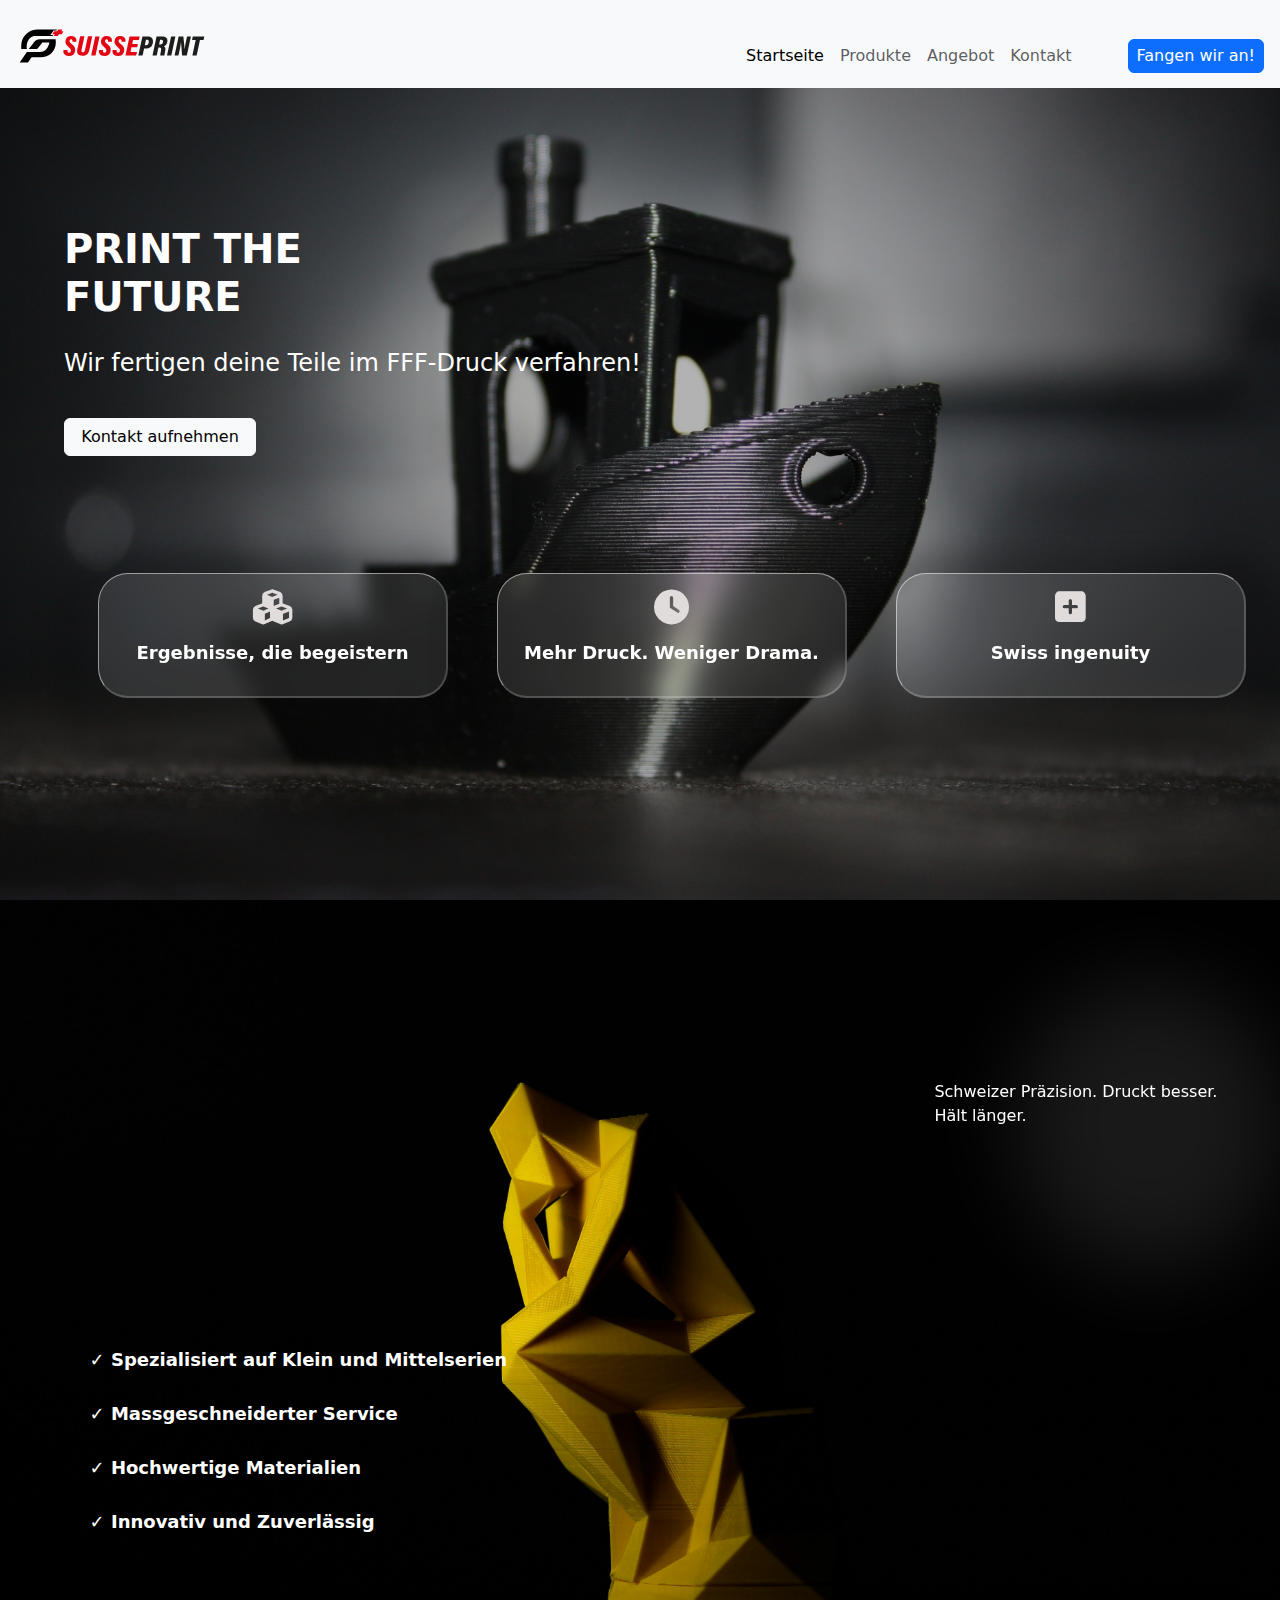
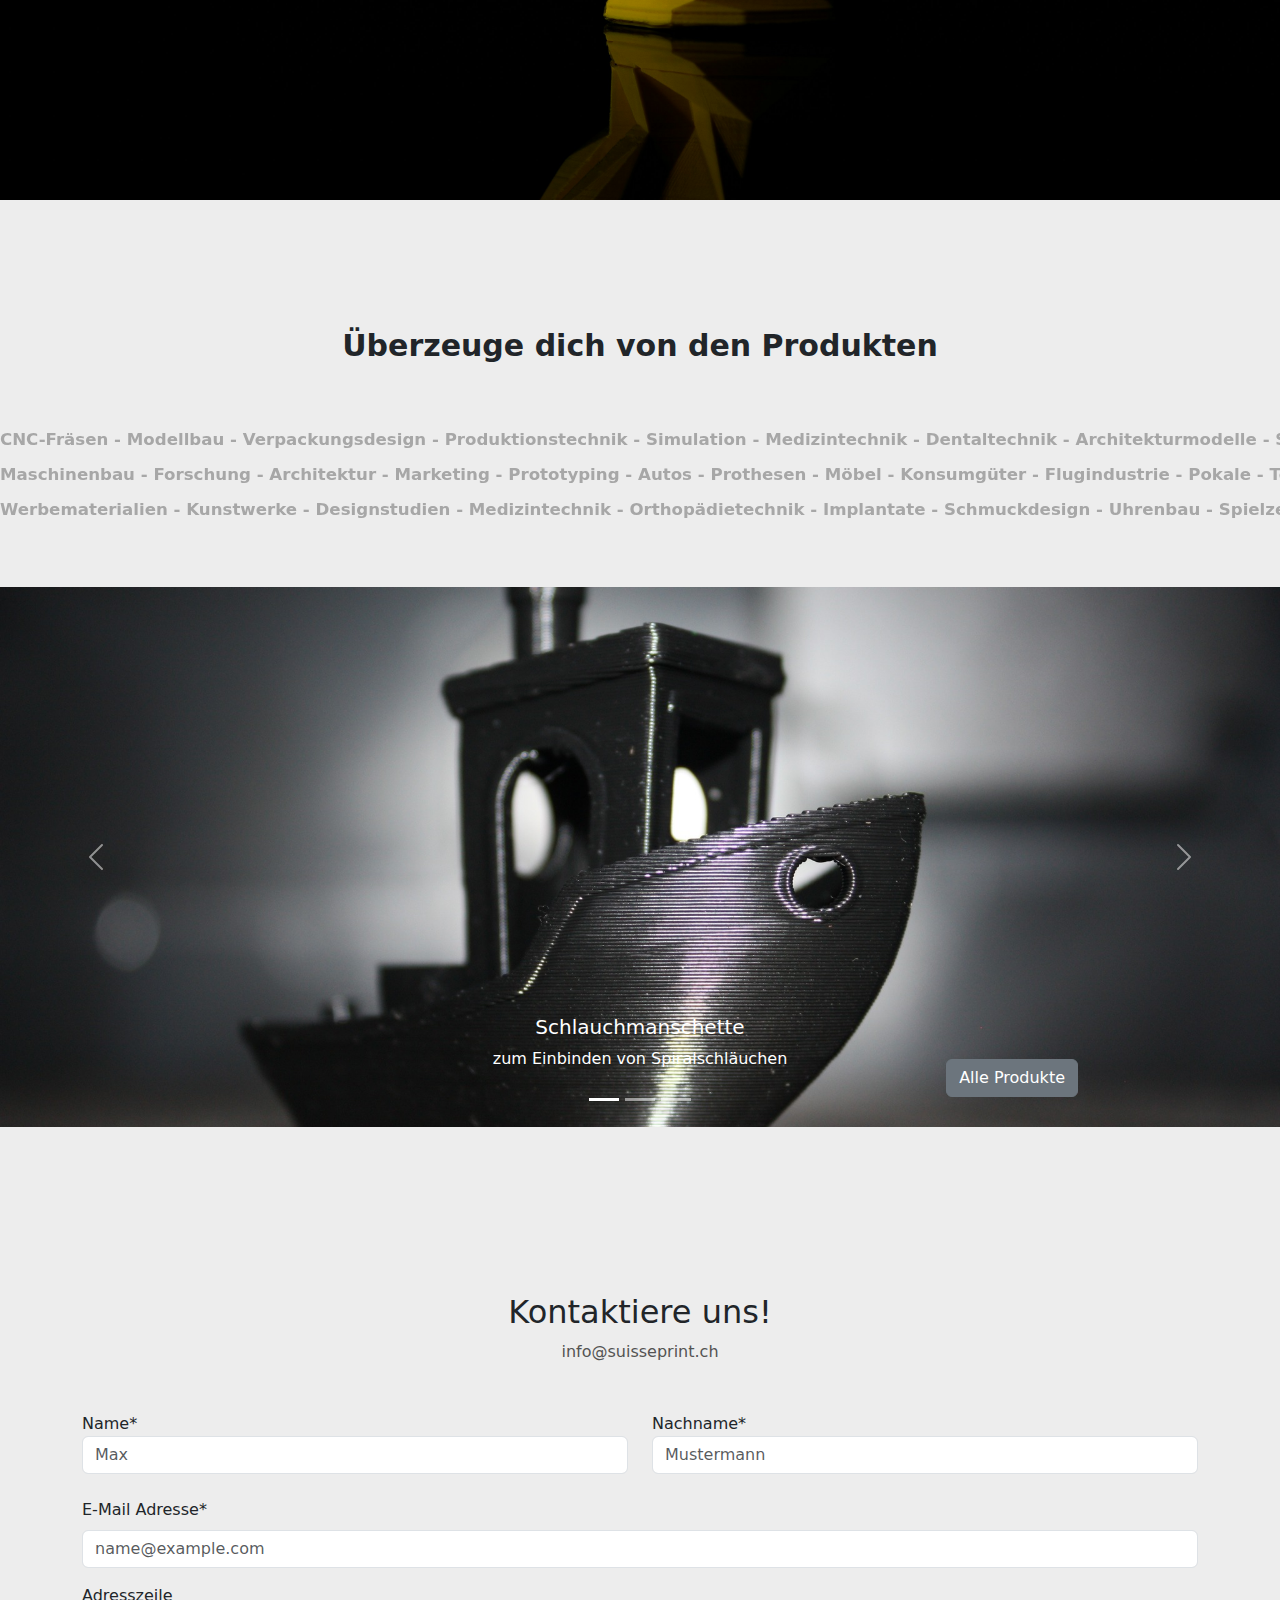
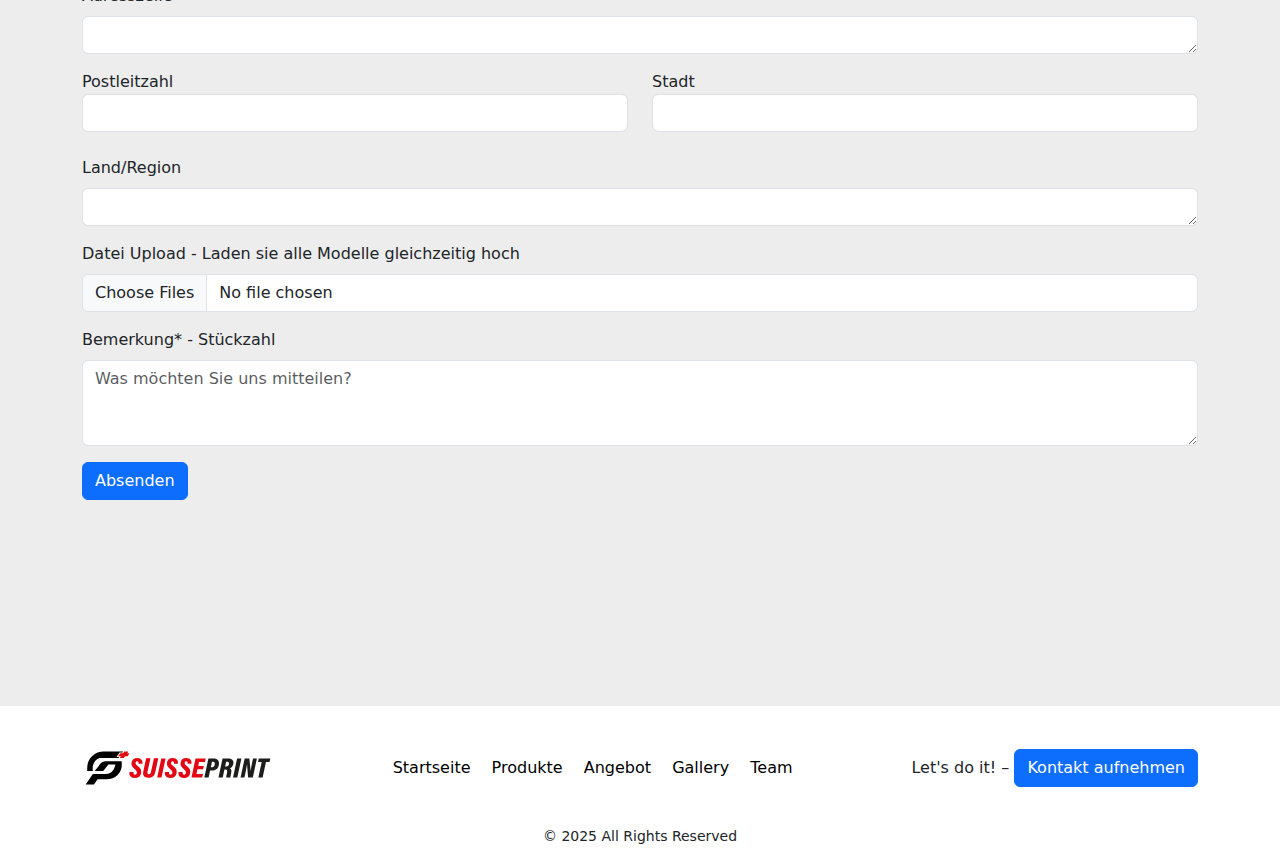
<file: index.html>
<!doctype html>
<html lang="en">
  <head>
    <meta charset="utf-8">
    <meta name="viewport" content="width=device-width, initial-scale=1">
    <title>SuissePrint</title>
    <link rel="icon" type="image/x-icon" href="/Bilder/v3-logo_v1-symbol.svg">


    <link rel="stylesheet" href="styles.css">
    <link href="https://cdn.jsdelivr.net/npm/bootstrap@5.3.3/dist/css/bootstrap.min.css" rel="stylesheet" integrity="sha384-QWTKZyjpPEjISv5WaRU9OFeRpok6YctnYmDr5pNlyT2bRjXh0JMhjY6hW+ALEwIH" crossorigin="anonymous">
    <link rel="stylesheet" href="https://cdnjs.cloudflare.com/ajax/libs/font-awesome/6.0.0/css/all.min.css">
    <link href="https://fonts.googleapis.com/css2?family=Poppins:wght@300;400;600&display=swap" rel="stylesheet">
    <script src="https://cdn.jsdelivr.net/npm/bootstrap@5.3.3/dist/js/bootstrap.bundle.min.js" integrity="sha384-YvpcrYf0tY3lHB60NNkmXc5s9fDVZLESaAA55NDzOxhy9GkcIdslK1eN7N6jIeHz" crossorigin="anonymous"></script>

</head>
  <body>

    <header>
        <nav id="nav" class="navbar navbar-expand-lg bg-body-tertiary bg-white ">
            <div class="container-fluid m-1">
                <!-- Logo -->
                <a class="navbar-brand" href="#">
                    <img src="Bilder/v3-logo_v2-color.svg" alt="Logo" width="auto" height="40" class="d-inline-block align-text-top">
                </a>
                <!---Button für mobile Ansicht -->
                <button class="navbar-toggler" type="button" data-bs-toggle="collapse" data-bs-target="#navbarNav" aria-controls="navbarNav" aria-expanded="false" aria-label="Toggle navigation">
                    <span class="navbar-toggler-icon "></span>
                </button>
                <!-- Navigationsmenü -->
                <div class="collapse navbar-collapse text-center justify-content-end mt-4" id="navbarNav">
                    <ul class="navbar-nav">
                        <li class="nav-item">
                            <a class="nav-link active" aria-current="page" href="#">Startseite</a>
                        </li>
                        <li class="nav-item">
                            <a class="nav-link" href="#">Produkte</a>
                        </li>
                        <li class="nav-item">
                            <a class="nav-link" href="#">Angebot</a>
                        </li>
                        <li class="nav-item">
                            <a class="nav-link" href="#">Kontakt</a>
                        </li>
                    </ul>
                        <a href="/Kontakt">
                            <button type="button" class="btn btn-primary ms-lg-5 mt-lg-0 mt-3" 
                            style="--bs-btn-padding-y: .25rem; --bs-btn-padding-x: .5rem; --bs-btn-font-size: 1rem;">
                            Fangen wir an!
                            </button>
                        </a>
                </div>
            </div>
        </nav>
    </header>

    <!-- nav ende  -->

    <div class="start">
        <h1 id="h1text_start"><strong>PRINT THE <br>FUTURE</strong></h1>
        <h2 id="h2text_start">Wir fertigen deine Teile im FFF-Druck verfahren!</h2>
        <button type="button" class="btn btn-light">Kontakt aufnehmen</button>

        <div class="cards">
            <div class="glass">
                <div class="gradient"></div>
                <i class="fas fa-cubes"></i>
                <p>Ergebnisse, die begeistern</p>
            </div>
            <div class="glass">
                <div class="gradient"></div>
                <i class="fas fa-clock"></i>
                <p>Mehr Druck. Weniger Drama.</p>
            </div>
            <div class="glass">
                <div class="gradient"></div>
                <i class="fas fa-plus-square"></i>
                <p>Swiss ingenuity</p>
            </div>
        </div>
        
    <!-- Scroll-Pfeil -->
        <!-- todo -->
    <!-- scroll -->

    </div>


    <!-- ende Startseite -->

    <div class="vorstellung">
        <div class="glow"></div>
    
        <!-- Textblock mit weißem Hintergrund nach rechts verschoben -->
        <div class="glow_text text-box-right">
            <p>Schweizer Präzision. Druckt besser.<br>Hält länger.</p>
        </div>
    
        <!-- Checkliste bleibt links in der dunklen Box -->
        <div class="text_vorstellung checklist-container">
            <p><strong>
                ✓ Spezialisiert auf Klein und Mittelserien<br><br>
                ✓ Massgeschneiderter Service<br><br>
                ✓ Hochwertige Materialien<br><br>
                ✓ Innovativ und Zuverlässig
            </strong></p>
        </div>
    </div>
    
    


    <div class="produkte">
        <h2 class="titel_produkte"><strong>Überzeuge dich von den Produkten</strong></h2>

        <div class="beispiele_produkte">

            <div class="text-scroll-container">
                <div class="text-row text-row-1">
                    <span>CNC-Fräsen - Modellbau - Verpackungsdesign - Produktionstechnik - Simulation - Medizintechnik - Dentaltechnik - Architekturmodelle - Smart Devices - Automation - Ingenieurwesen - Bauwesen - Industrielle Fertigung - Feinmechanik - Optik - Luft- und Raumfahrttechnik - Spritzguss - Additive Fertigung - Kunststofftechnik - Formenbau - </span>
                    <span>CNC-Fräsen - Modellbau - Verpackungsdesign - Produktionstechnik - Simulation - Medizintechnik - Dentaltechnik - Architekturmodelle - Smart Devices - Automation - Ingenieurwesen - Bauwesen - Industrielle Fertigung - Feinmechanik - Optik - Luft- und Raumfahrttechnik - Spritzguss - Additive Fertigung - Kunststofftechnik - Formenbau - </span>
                </div>
                <div class="text-row text-row-2">
                    <span>Maschinenbau - Forschung - Architektur - Marketing - Prototyping - Autos - Prothesen - Möbel - Konsumgüter - Flugindustrie - Pokale - Topographie - Dekoration - Cosplay - Werkzeuge - Ersatzteile - Zahnmedizin - Robotik - Drohnen - Spielzeug - Halterungen - Modelle - Brillen - Requisiten - Innenraumdesign - Fahrräder - Anatomiemodelle - Dekoration - Gehäuse - Skulpturen - Strukturen - Lehrmittel - Haushaltsgegenstände - Messemodelle - Muster - </span>
                    <span>Maschinenbau - Forschung - Architektur - Marketing - Prototyping - Autos - Prothesen - Möbel - Konsumgüter - Flugindustrie - Pokale - Topographie - Dekoration - Cosplay - Werkzeuge - Ersatzteile - Zahnmedizin - Robotik - Drohnen - Spielzeug - Halterungen - Modelle - Brillen - Requisiten - Innenraumdesign - Fahrräder - Anatomiemodelle - Dekoration - Gehäuse - Skulpturen - Strukturen - Lehrmittel - Haushaltsgegenstände - Messemodelle - Muster - </span>
                </div>
                <div class="text-row text-row-3">
                    <span>Werbematerialien - Kunstwerke - Designstudien - Medizintechnik - Orthopädietechnik - Implantate - Schmuckdesign - Uhrenbau - Spielzeugentwicklung - Filmrequisiten - Industriebauteile - High-Tech-Komponenten - Forschungslabore - Experimentelle Technik - Universitäten - Ingenieurbüros - Architekturvisualisierung - Modellflugzeuge - RC-Modelle - Bootsbau - </span>
                    <span>Werbematerialien - Kunstwerke - Designstudien - Medizintechnik - Orthopädietechnik - Implantate - Schmuckdesign - Uhrenbau - Spielzeugentwicklung - Filmrequisiten - Industriebauteile - High-Tech-Komponenten - Forschungslabore - Experimentelle Technik - Universitäten - Ingenieurbüros - Architekturvisualisierung - Modellflugzeuge - RC-Modelle - Bootsbau - </span>
                </div>
            </div>
            
        </div>


        <!-- cards -->
    <div class="carousel slide" 
    id="carouselDemo"
    data-bs-wrap="true" 
    data-bs-ride="carousel">
    
        <div class="carousel-inner">
    
            <div class="carousel-item active">
                <img src="/Bilder/Background_start.jpg" class="w-100">
                <div class="carousel-caption">
                    <h5>Schlauchmanschette</h5>
                    <p class="beschreibung_carousel">
                        zum Einbinden von Spiralschläuchen
                    </p>
                    <a href="/produkte.html" class="btn btn-secondary all-products-btn">Alle Produkte</a>
                </div>
            </div>
    
            <div class="carousel-item " 
            data-bs-interval="2000">
                <img src="/Bilder/Background_start2.jpg" class="w-100">
                <div class="carousel-caption">
                    <h5>Bilder folgen...</h5>
                    <p class="beschreibung_carousel">

                    </p>
                    <a href="/produkte.html" class="btn btn-secondary all-products-btn">Alle Produkte</a>
                </div>
            </div>
    
            <div class="carousel-item ">
                <img src="/Bilder/Background_vorstellung.jpg" class="w-100">
                <div class="carousel-caption">
                    <h5>Bilder folgen...</h5>
                    <p class="beschreibung_carousel">

                    </p>
                    <a href="/produkte.html" class="btn btn-secondary all-products-btn">Alle Produkte</a>
                </div>
            </div>
    
        </div>
    
        <button class="carousel-control-prev" 
        type="button"
        data-bs-target="#carouselDemo" 
        data-bs-slide="prev">
            <span class="carousel-control-prev-icon"></span>
        </button>
    
        <button class="carousel-control-next"
        type="button"
        data-bs-target="#carouselDemo"
        data-bs-slide="next">
        <span class="carousel-control-next-icon"></span>
    </button>
    
        <div class="carousel-indicators">
            <button type="button" class="active"
                data-bs-target="#carouselDemo"
                data-bs-slide-to="0">
                <!-- <img src="img1.jpg" /> -->
            </button>
    
            <button type="button" 
            data-bs-target="#carouselDemo"
            data-bs-slide-to="1">
                <!-- <img src="img2.jpg" /> -->
            </button>
    
            <button type="button"
            data-bs-target="#carouselDemo"
            data-bs-slide-to="2">
                <!-- <img src="img3.jpg" /> -->
            </button>
        </div>
    </div>
    </div>
          <!-- ende cards -->



    <div class="kontakt">
        <!-- form -->
        <div class="text-center">
            <h2>Kontaktiere uns!</h2>
            <a href="mailto:info@suisseprint.ch" target="_blank" class="no-underline">info@suisseprint.ch</a>
        </div>
        <div class="container mt-5">
            <form>
              <div class="row">
                <!-- Name Feld -->
                <div class="col-md-6">
                  <div class="form-group mb-4">
                    <label for="name">Name*</label>
                    <input type="text" class="form-control" id="name" placeholder="Max">
                  </div>
                </div>
          
                <!-- Nachname Feld -->
                <div class="col-md-6">
                  <div class="form-group mb-4">
                    <label for="nachname">Nachname*</label>
                    <input type="text" class="form-control" id="nachname" placeholder="Mustermann">
                  </div>
                </div>
              </div>

              <div class="mb-3">
                <label for="exampleFormControlInput1" class="form-label">E-Mail Adresse*</label>
                <input type="email" class="form-control" id="exampleFormControlInput1" placeholder="name@example.com">
              </div>
          
              <div class="mb-3">
                <label for="exampleFormControlTextarea1" class="form-label">Adresszeile</label>
                <textarea class="form-control" id="Adresszeile" rows="1"></textarea>
              </div>

            <div class="row">
              <div class="col-md-6">
                <div class="form-group mb-4">
                  <label for="postleitzahl">Postleitzahl</label>
                  <input type="text" class="form-control" id="Postleitzahl">
                </div>
              </div>
        
              <div class="col-md-6">
                <div class="form-group mb-4">
                  <label for="nachname">Stadt</label>
                  <input type="text" class="form-control" id="stadt">
                </div>
              </div>
            </div>
 

            <div class="mb-3">
                <label for="exampleFormControlTextarea1" class="form-label">Land/Region</label>
                <textarea class="form-control" id="land" rows="1"></textarea>
              </div>

            <div class="mb-3">
                <label for="formFileMultiple" class="form-label">Datei Upload - Laden sie alle Modelle gleichzeitig hoch</label>
                <input class="form-control" type="file" id="formFileMultiple" multiple>
              </div>

              <div class="mb-3">
                <label for="exampleFormControlTextarea1" class="form-label">Bemerkung* - Stückzahl</label>
                <textarea class="form-control" id="Bemerkung" rows="3" placeholder="Was möchten Sie uns mitteilen?"></textarea>
              </div>
    
            
              <!-- Submit Button -->
              <button type="submit" class="btn btn-primary">Absenden</button>
            </form>
          </div>

        </div>
        <!-- ende form -->
    </div> <!-- ende abschnitt -->    


    <div class="footer">
        <footer class="footer text-center">
            <div class="container d-flex justify-content-between align-items-center">
                <img src="Bilder/v3-logo_v2-color.svg" alt="Logo" class="footer-logo">
                <nav>
                    <a href="#" class="me-3">Startseite</a>
                    <a href="#" class="me-3">Produkte</a>
                    <a href="#" class="me-3">Angebot</a>
                    <a href="#" class="me-3">Gallery</a>
                    <a href="#">Team</a>
                </nav>
                <div>
                    <span>Let's do it! –</span>
                    <a href="#" class="btn btn-primary text-white" style="text-decoration: none;">Kontakt aufnehmen</a>
                </div>
            </div>
            <div class="text-center mt-3">
                <div  id="copyright"><small>&copy; 2025 All Rights Reserved</small></div>
            </div>
        </footer>
    </div>
    <script src="script.js"></script>
</body>
</html>
</file>
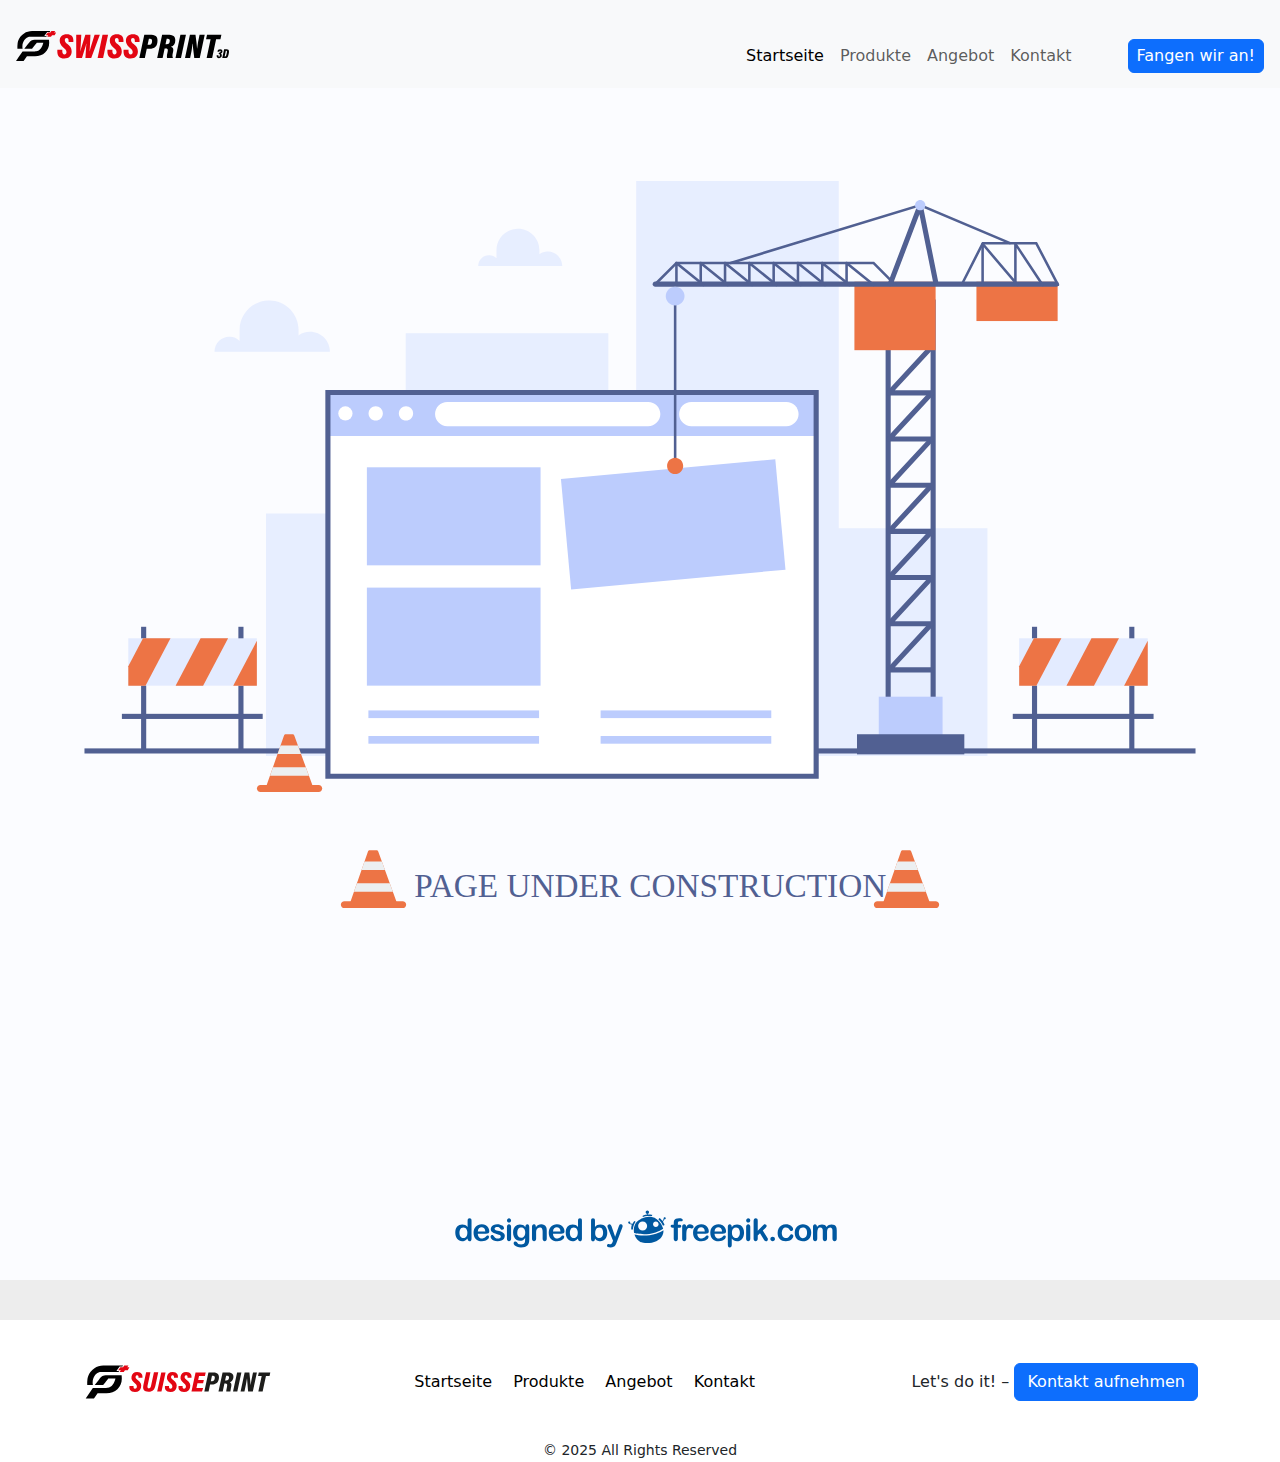
<file: bald.html>
<!doctype html>
<html lang="en">
  <head>
    <meta charset="utf-8">
    <meta name="viewport" content="width=device-width, initial-scale=1">
    <title>SuissePrint</title>
    <link rel="icon" type="image/x-icon" href="Bilder/v3-logo_v1-symbol.svg">


    <link rel="stylesheet" href="styles.css">
    <link href="https://cdn.jsdelivr.net/npm/bootstrap@5.3.3/dist/css/bootstrap.min.css" rel="stylesheet" integrity="sha384-QWTKZyjpPEjISv5WaRU9OFeRpok6YctnYmDr5pNlyT2bRjXh0JMhjY6hW+ALEwIH" crossorigin="anonymous">
    <link rel="stylesheet" href="https://cdnjs.cloudflare.com/ajax/libs/font-awesome/6.0.0/css/all.min.css">
    <link href="https://fonts.googleapis.com/css2?family=Poppins:wght@300;400;600&display=swap" rel="stylesheet">
    <script src="https://cdn.jsdelivr.net/npm/bootstrap@5.3.3/dist/js/bootstrap.bundle.min.js" integrity="sha384-YvpcrYf0tY3lHB60NNkmXc5s9fDVZLESaAA55NDzOxhy9GkcIdslK1eN7N6jIeHz" crossorigin="anonymous"></script>

</head>
  <body class="produkte_alle">

    <header>
        <nav id="nav" class="navbar navbar-expand-lg bg-body-tertiary bg-white ">
            <div class="container-fluid m-1">
                <!-- Logo -->
                <a class="navbar-brand" href="./index.html#kontakt_scroll">
                    <img src="Bilder/logo1-schwarz.svg" alt="Logo" width="auto" height="30" class="d-inline-block align-text-top">
                </a>
                <!---Button für mobile Ansicht -->
                <button class="navbar-toggler" type="button" data-bs-toggle="collapse" data-bs-target="#navbarNav" aria-controls="navbarNav" aria-expanded="false" aria-label="Toggle navigation">
                    <span class="navbar-toggler-icon "></span>
                </button>
                <!-- Navigationsmenü -->
                <div class="collapse navbar-collapse text-center justify-content-end mt-4" id="navbarNav">
                    <ul class="navbar-nav">
                        <li class="nav-item">
                            <a class="nav-link active" aria-current="page" href="./index.html">Startseite</a>
                        </li>
                        <li class="nav-item">
                            <a class="nav-link" href="./produkte.html">Produkte</a>
                        </li>
                        <li class="nav-item">
                            <a class="nav-link" href="./bald.html">Angebot</a>
                        </li>
                        <li class="nav-item">
                            <a class="nav-link" href="./index.html#kontakt_scroll">Kontakt</a>
                        </li>
                    </ul>
                        <a href="./index.html#kontakt_scroll">
                            <button type="button" class="btn btn-primary ms-lg-5 mt-lg-0 mt-3" 
                            style="--bs-btn-padding-y: .25rem; --bs-btn-padding-x: .5rem; --bs-btn-font-size: 1rem;">
                            Fangen wir an!
                            </button>
                        </a>
                </div>
            </div>
        </nav>
    </header>

    <!-- nav ende  -->

<main>

    <img src="Bilder/bald.svg" alt="Bald verfügbar">


</main>

    <div class="footer">
        <footer class="footer text-center">
            <div class="container d-flex justify-content-between align-items-center">
                <img src="Bilder/v3-logo_v2-color.svg" alt="Logo" class="footer-logo">
                <nav>
                    <a href="./index.html" class="me-3">Startseite</a>
                    <a href="./produkte.html" class="me-3">Produkte</a>
                    <a href="./bald.html" class="me-3">Angebot</a>
                    <a href="./index.html#kontakt_scroll" class="me-3">Kontakt</a>
                </nav>
                <div>
                    <span>Let's do it! –</span>
                    <a href="./index.html#kontakt_scroll" class="btn btn-primary text-white" style="text-decoration: none;">Kontakt aufnehmen</a>
                </div>
            </div>
            <div class="text-center mt-3">
                <div  id="copyright"><small>&copy; 2025 All Rights Reserved</small></div>
            </div>
        </footer>
    </div>
    <script src="script.js"></script>
</body>
</html>
</file>
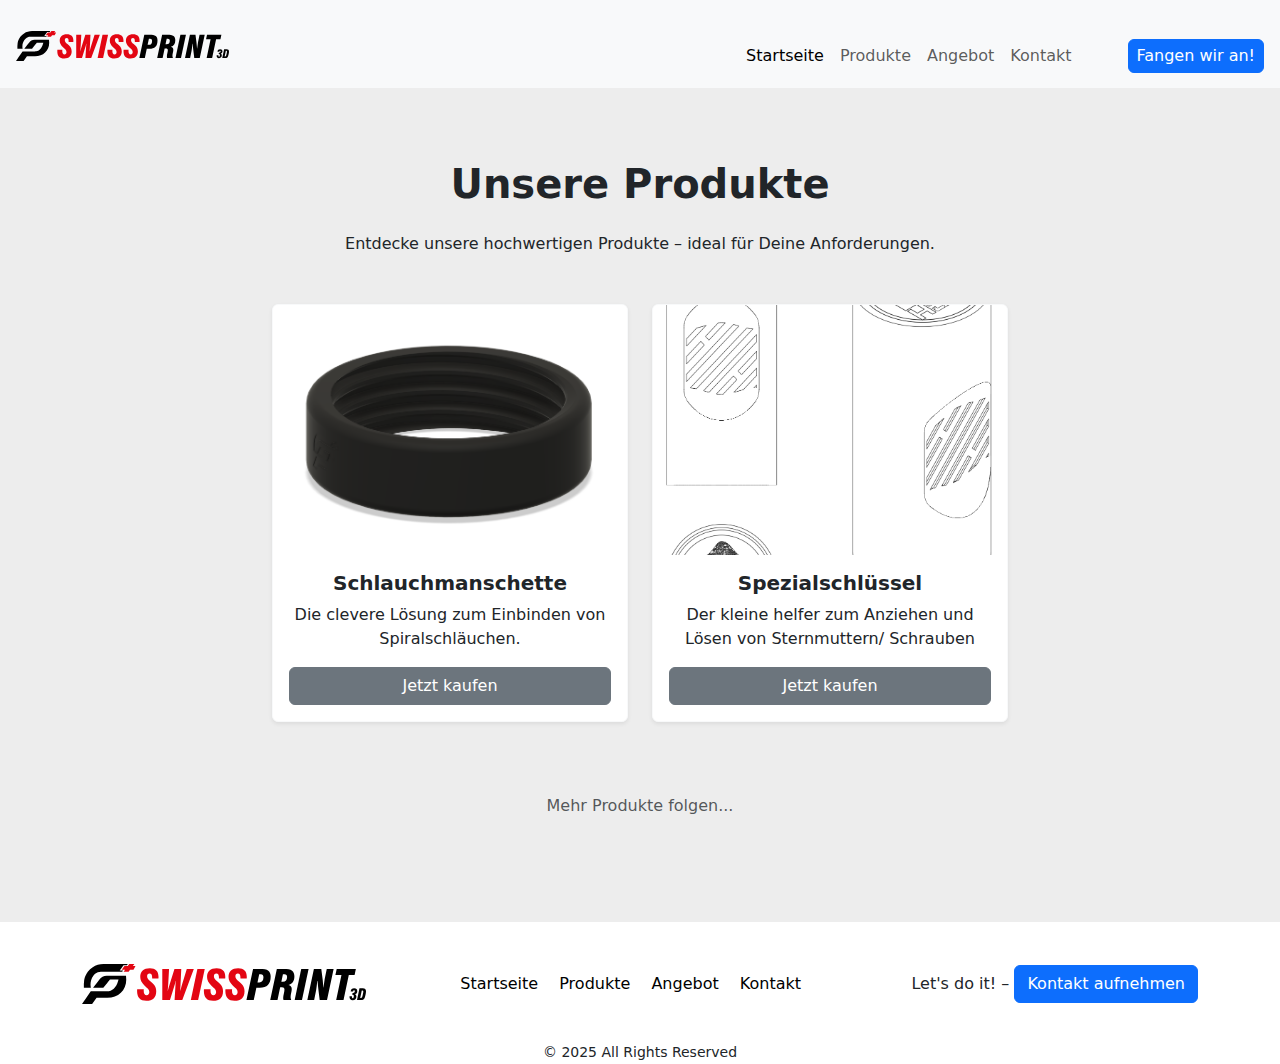
<file: produkte.html>
<!doctype html>
<html lang="en">
  <head>
    <meta charset="utf-8">
    <meta name="viewport" content="width=device-width, initial-scale=1">
    <title>SwissPrint3D</title>
    <link rel="icon" type="image/x-icon" href="Bilder/v3-logo_v1-symbol.svg">


    <link rel="stylesheet" href="styles.css">
    <link href="https://cdn.jsdelivr.net/npm/bootstrap@5.3.3/dist/css/bootstrap.min.css" rel="stylesheet" integrity="sha384-QWTKZyjpPEjISv5WaRU9OFeRpok6YctnYmDr5pNlyT2bRjXh0JMhjY6hW+ALEwIH" crossorigin="anonymous">
    <link rel="stylesheet" href="https://cdnjs.cloudflare.com/ajax/libs/font-awesome/6.0.0/css/all.min.css">
    <link href="https://fonts.googleapis.com/css2?family=Poppins:wght@300;400;600&display=swap" rel="stylesheet">
    <script src="https://cdn.jsdelivr.net/npm/bootstrap@5.3.3/dist/js/bootstrap.bundle.min.js" integrity="sha384-YvpcrYf0tY3lHB60NNkmXc5s9fDVZLESaAA55NDzOxhy9GkcIdslK1eN7N6jIeHz" crossorigin="anonymous"></script>

</head>
  <body>

    <header>
        <nav id="nav" class="navbar navbar-expand-lg bg-body-tertiary bg-white ">
            <div class="container-fluid m-1">
                <!-- Logo -->
                <a class="navbar-brand" href="./index.html">
                    <img src="Bilder/logo1-schwarz.svg" alt="Logo" width="auto" height="30" class="d-inline-block align-text-top">
                </a>
                <!---Button für mobile Ansicht -->
                <button class="navbar-toggler" type="button" data-bs-toggle="collapse" data-bs-target="#navbarNav" aria-controls="navbarNav" aria-expanded="false" aria-label="Toggle navigation">
                    <span class="navbar-toggler-icon "></span>
                </button>
                <!-- Navigationsmenü -->
                <div class="collapse navbar-collapse text-center justify-content-end mt-4" id="navbarNav">
                    <ul class="navbar-nav">
                        <li class="nav-item">
                            <a class="nav-link active" aria-current="page" href="./index.html">Startseite</a>
                        </li>
                        <li class="nav-item">
                            <a class="nav-link" href="./produkte.html">Produkte</a>
                        </li>
                        <li class="nav-item">
                            <a class="nav-link" href="./bald.html">Angebot</a>
                        </li>
                        <li class="nav-item">
                            <a class="nav-link" href="./index.html#kontakt_scroll">Kontakt</a>
                        </li>
                    </ul>
                        <a href="./index.html#kontakt_scroll">
                            <button type="button" class="btn btn-primary ms-lg-5 mt-lg-0 mt-3" 
                            style="--bs-btn-padding-y: .25rem; --bs-btn-padding-x: .5rem; --bs-btn-font-size: 1rem;">
                            Fangen wir an!
                            </button>
                        </a>
                </div>
            </div>
        </nav>
    </header>

    <main>
        <section class="container py-5">
          <h1 class="text-center mb-4" style="margin-top: 10%;"><strong>Unsere Produkte</strong></h1>
          <p class="text-center mb-5">Entdecke unsere hochwertigen Produkte – ideal für Deine Anforderungen.</p>
      
          <div class="row justify-content-center mt-5">
            <div class="col-md-4 mb-4">
              <div class="card shadow-sm border-light h-100">
                <img src="./Bilder/schlauchmanschette_1.png" alt="Produkt 1" class="card-img-top" style="object-fit: cover; height: 250px;">
                <div class="card-body d-flex flex-column text-center">
                  <h5 class="card-title"><strong>Schlauchmanschette</strong></h5>
                  <p class="card-text">Die clevere Lösung zum Einbinden von Spiralschläuchen.</p>
                  <a href="./produkte/schlauchmanschette.html" class="btn btn-secondary mt-auto">Jetzt kaufen</a>
                </div>
              </div>
            </div>
      
            <div class="col-md-4 mb-4">
              <div class="card shadow-sm border-light h-100">
                <img src="./Bilder/Spezialschlüssel_techn.png" alt="Produkt 2" class="card-img-top" style="object-fit: cover; height: 250px;">
                <div class="card-body d-flex flex-column text-center">
                  <h5 class="card-title"><strong>Spezialschlüssel</strong></h5>
                  <p class="card-text">Der kleine helfer zum Anziehen und Lösen von Sternmuttern/ Schrauben</p>
                  <a href="./produkte/spezialschlüssel.html" class="btn btn-secondary mt-auto">Jetzt kaufen</a>
                </div>
              </div>
            </div>
          </div>
      
          <p class="text-center text-muted mt-5">Mehr Produkte folgen...</p>
        </section>
      </main>


    <div class="footer">
        <footer class="footer text-center">
            <div class="container d-flex justify-content-between align-items-center">
                <img src="Bilder/logo1-schwarz.svg" alt="Logo" class="footer-logo">
                <nav>
                    <a href="./index.html" class="me-3">Startseite</a>
                    <a href="./produkte.html" class="me-3">Produkte</a>
                    <a href="./bald.html" class="me-3">Angebot</a>
                    <a href="./index.html#kontakt_scroll" class="me-3">Kontakt</a>
                </nav>
                <div>
                    <span>Let's do it! –</span>
                    <a href="./index.html#kontakt_scroll" class="btn btn-primary text-white" style="text-decoration: none;">Kontakt aufnehmen</a>
                </div>
            </div>
            <div class="text-center mt-3">
                <div  id="copyright"><small>&copy; 2025 All Rights Reserved</small></div>
            </div>
        </footer>
    </div>
    <script src="script.js"></script>
</body>
</html>
</file>
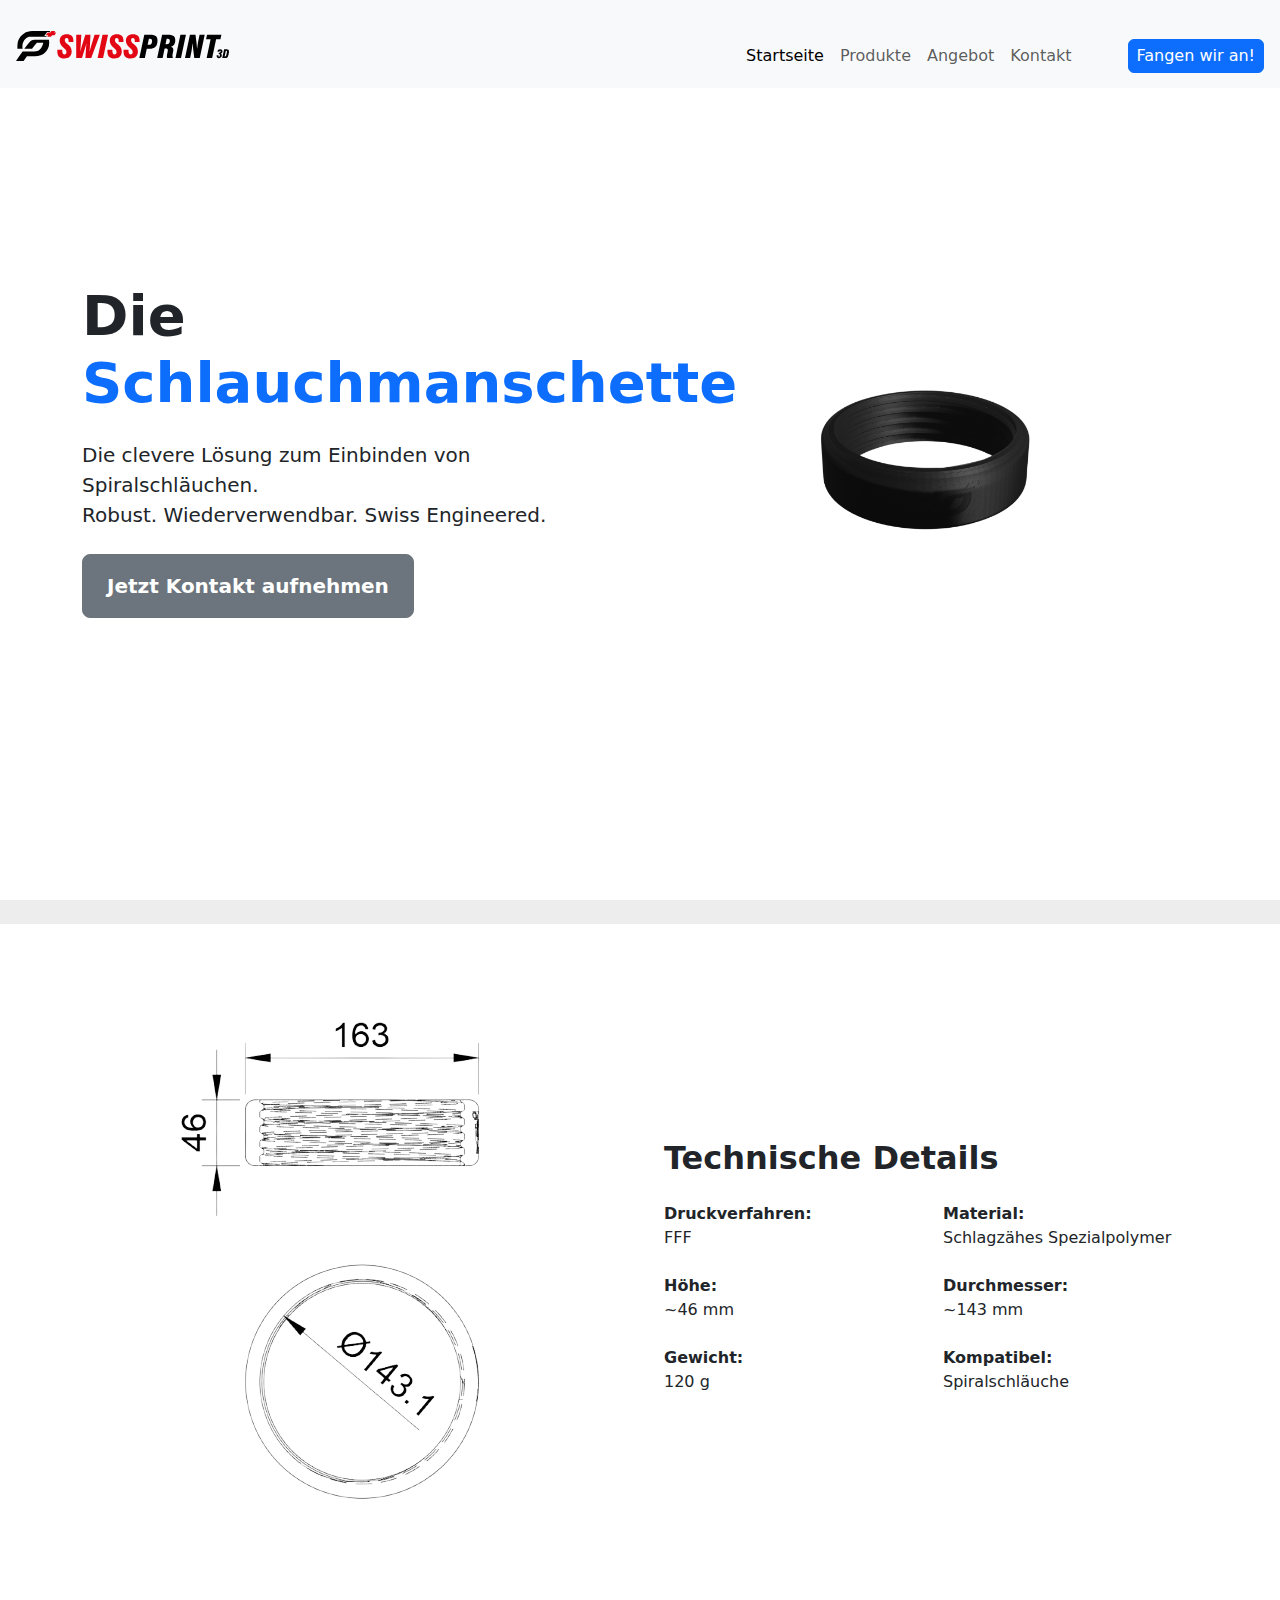
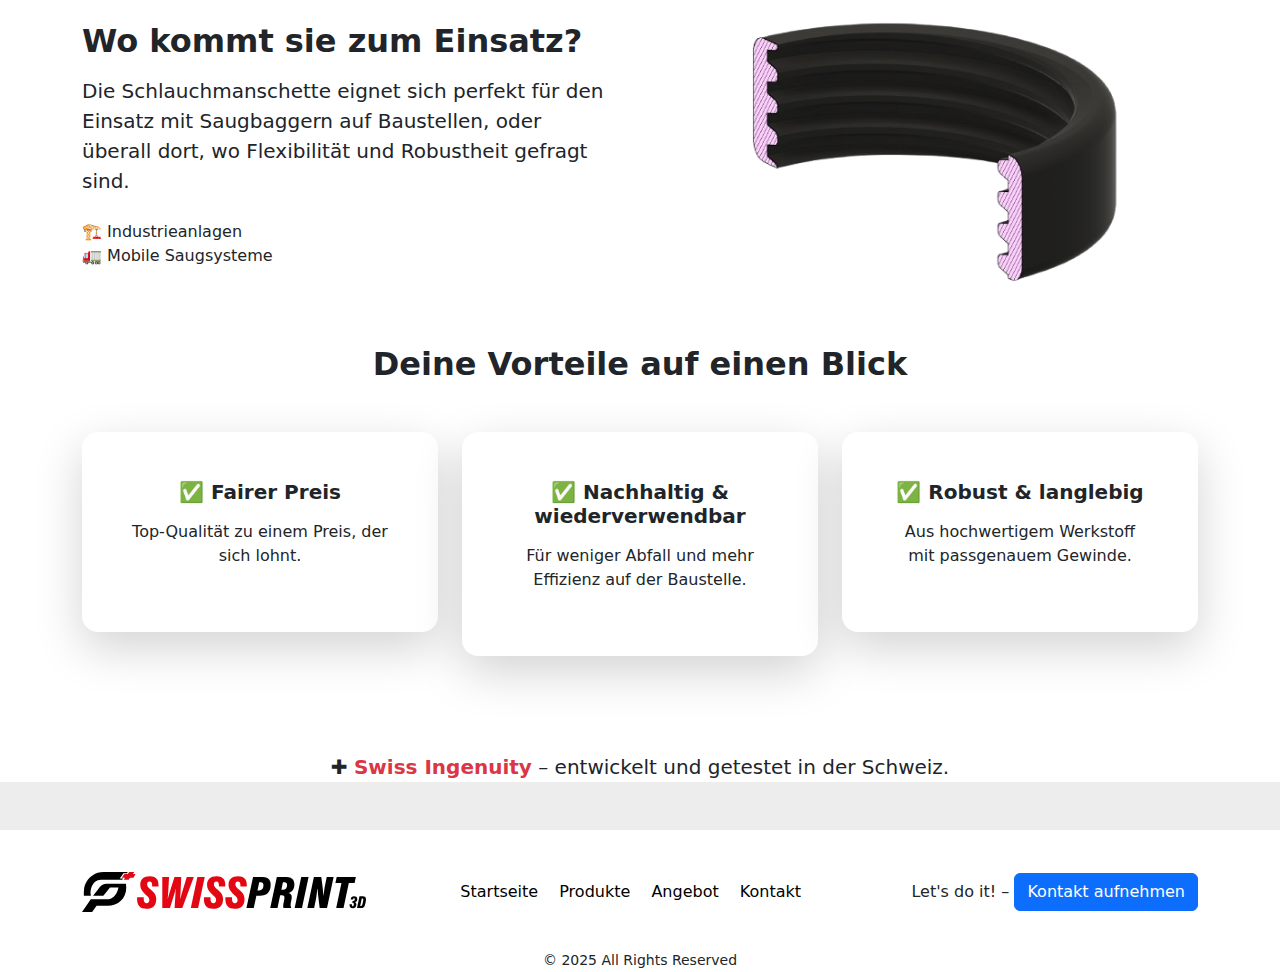
<file: produkte/schlauchmanschette.html>
<!doctype html>
<html lang="en">
  <head>
    <meta charset="utf-8">
    <meta name="viewport" content="width=device-width, initial-scale=1">
    <title>SuissePrint</title>
    <link rel="icon" type="image/x-icon" href="../Bilder/v3-logo_v1-symbol.svg">


    <link rel="stylesheet" href="../styles.css">
    <link href="https://cdn.jsdelivr.net/npm/bootstrap@5.3.3/dist/css/bootstrap.min.css" rel="stylesheet" integrity="sha384-QWTKZyjpPEjISv5WaRU9OFeRpok6YctnYmDr5pNlyT2bRjXh0JMhjY6hW+ALEwIH" crossorigin="anonymous">
    <link rel="stylesheet" href="https://cdnjs.cloudflare.com/ajax/libs/font-awesome/6.0.0/css/all.min.css">
    <link href="https://fonts.googleapis.com/css2?family=Poppins:wght@300;400;600&display=swap" rel="stylesheet">
    <script src="https://cdn.jsdelivr.net/npm/bootstrap@5.3.3/dist/js/bootstrap.bundle.min.js" integrity="sha384-YvpcrYf0tY3lHB60NNkmXc5s9fDVZLESaAA55NDzOxhy9GkcIdslK1eN7N6jIeHz" crossorigin="anonymous"></script>

</head>
  <body class="produkte_alle">

    <header>
        <nav id="nav" class="navbar navbar-expand-lg bg-body-tertiary bg-light ">
            <div class="container-fluid m-1">
                <!-- Logo -->
                <a class="navbar-brand" href="../index.html">
                    <img src="../Bilder/logo1-schwarz.svg" alt="Logo" width="auto" height="30" class="d-inline-block align-text-top">
                </a>
                <!---Button für mobile Ansicht -->
                <button class="navbar-toggler" type="button" data-bs-toggle="collapse" data-bs-target="#navbarNav" aria-controls="navbarNav" aria-expanded="false" aria-label="Toggle navigation">
                    <span class="navbar-toggler-icon "></span>
                </button>
                <!-- Navigationsmenü -->
                <div class="collapse navbar-collapse text-center justify-content-end mt-4" id="navbarNav">
                    <ul class="navbar-nav">
                        <li class="nav-item">
                            <a class="nav-link active" aria-current="page" href="../index.html">Startseite</a>
                        </li>
                        <li class="nav-item">
                            <a class="nav-link" href="../produkte.html">Produkte</a>
                        </li>
                        <li class="nav-item">
                            <a class="nav-link" href="../bald.html">Angebot</a>
                        </li>
                        <li class="nav-item">
                            <a class="nav-link" href="../index.html#kontakt_scroll">Kontakt</a>
                        </li>
                    </ul>
                        <a href="../index.html#kontakt_scroll">
                            <button type="button" class="btn btn-primary ms-lg-5 mt-lg-0 mt-3" 
                            style="--bs-btn-padding-y: .25rem; --bs-btn-padding-x: .5rem; --bs-btn-font-size: 1rem;">
                            Fangen wir an!
                            </button>
                        </a>
                </div>
            </div>
        </nav>
    </header>

    <!-- nav ende  -->

    <main>
        <!-- Hero-Bereich Produktpräsentation -->
        <section class="vh-100 d-flex align-items-center bg-white py-5">
            <div class="container">
            <div class="row align-items-center g-5">
                <div class="col-lg-6 order-lg-1 order-2 text-center text-lg-start">
                <h1 class="display-4 fw-bold mb-4">Die <span class="text-primary">Schlauchmanschette</span></h1>
                <p class="lead mb-4">
                    Die clevere Lösung zum Einbinden von Spiralschläuchen.<br>
                    Robust. Wiederverwendbar. Swiss Engineered.
                </p>
                <a href="#kontakt" class="btn btn-secondary btn-lg px-4 py-3"><strong>Jetzt Kontakt aufnehmen</strong></a>
                </div>
                <div class="col-lg-6 order-lg-2 order-1 text-center">
                <img src="../Bilder/Schlauchmanschette_transparent3.png" class="img-fluid-hero1" alt="Schlauchmanschette" style="max-width: 100%; height: auto; margin: 0 auto;">
                </div>
            </div>
            </div>
        </section>
      
        <!-- Technische Daten modern und offen -->
        <section class="py-6 bg-white" >
          <div class="container">
            <div class="row align-items-center g-5 mt-4">
              <div class="col-md-6 text-center">
                <img src="../Bilder/schlauchmanschette_techn_transparent.png" class="img-fluid" alt="Technische Zeichnung">
              </div>
              <div class="col-md-6">
                <h2 class="fw-bold mb-4">Technische Details</h2>
                <div class="row g-4">
                  <div class="col-6"><strong>Druckverfahren:</strong><br>FFF</div>
                  <div class="col-6"><strong>Material:</strong><br>Schlagzähes Spezialpolymer</div>
                  <div class="col-6"><strong>Höhe:</strong><br>~46 mm</div>
                  <div class="col-6"><strong>Durchmesser:</strong><br>~143 mm</div>
                  <div class="col-6"><strong>Gewicht:</strong><br>120 g</div>
                  <div class="col-6"><strong>Kompatibel:</strong><br>Spiralschläuche</div>
                </div>
              </div>
            </div>
          </div>
        </section>
      
        <!-- Einsatzbereiche -->
        <section class="py-6 bg-white">
          <div class="container">
            <div class="row align-items-center g-5">
              <div class="col-md-6">
                <h2 class="fw-bold mb-3">Wo kommt sie zum Einsatz?</h2>
                <p class="lead">
                  Die Schlauchmanschette eignet sich perfekt für den Einsatz mit Saugbaggern auf Baustellen, oder überall dort, wo Flexibilität und Robustheit gefragt sind.
                </p>
                <ul class="list-unstyled mt-4">

                  <li>🏗️ Industrieanlagen</li>
                  <li>🚛 Mobile Saugsysteme</li>
                </ul>
              </div>
              <div class="col-md-6 text-center">
                <img src="../Bilder/schlauchmanschette_schnitt_transparent.png" class="img-fluid rounded" alt="Einsatz">
              </div>
            </div>
          </div>
        </section>
      
        <!-- Vorteile modern gestylt -->
        <section class="py-6 bg-white">
          <div class="container">
            <h2 class="text-center fw-bold mb-5">Deine Vorteile auf einen Blick</h2>
            <div class="row justify-content-center">
              <!-- Card 1 -->
              <div class="col-md-4 col-sm-6 mb-5">
                <div class="card shadow-lg border-0 rounded-4">
                  <div class="card-body text-center p-5">
                    <h5 class="fw-bold mb-3">✅ Fairer Preis</h5>
                    <p>Top-Qualität zu einem Preis, der sich lohnt.</p>
                  </div>
                </div>
              </div>
      
              <!-- Card 2 -->
              <div class="col-md-4 col-sm-6 mb-5">
                <div class="card shadow-lg border-0 rounded-4">
                  <div class="card-body text-center p-5">
                    <h5 class="fw-bold mb-3">✅ Nachhaltig & wiederverwendbar</h5>
                    <p>Für weniger Abfall und mehr Effizienz auf der Baustelle.</p>
                  </div>
                </div>
              </div>
      
              <!-- Card 3 -->
              <div class="col-md-4 col-sm-6 mb-5">
                <div class="card shadow-lg border-0 rounded-4">
                  <div class="card-body text-center p-5">
                    <h5 class="fw-bold mb-3">✅ Robust & langlebig</h5>
                    <p>Aus hochwertigem Werkstoff mit passgenauem Gewinde.</p>
                  </div>
                </div>
              </div>
            </div>
      
            <!-- Swiss Ingenuity Hinweis -->
            <div class="text-center mt-5 mb-5">
              <p class="fs-5">✚ <span class="fw-bold text-danger">Swiss Ingenuity</span> – entwickelt und getestet in der Schweiz.</p>
            </div>
          </div>
        </section>
      </main>
</div>

    <div class="footer">
        <footer class="footer text-center">
            <div class="container d-flex justify-content-between align-items-center">
                <img src="../Bilder/logo1-schwarz.svg" alt="Logo" class="footer-logo">
                <nav>
                    <a href="../index.html" class="me-3">Startseite</a>
                    <a href="../produkte.html" class="me-3">Produkte</a>
                    <a href="../bald.html" class="me-3">Angebot</a>
                    <a href="../index.html#kontakt_scroll" class="me-3">Kontakt</a>
                </nav>
                <div>
                    <span>Let's do it! –</span>
                    <a href="../index.html#kontakt_scroll" class="btn btn-primary text-white" style="text-decoration: none;">Kontakt aufnehmen</a>
                </div>
            </div>
            <div class="text-center mt-3">
                <div  id="copyright"><small>&copy; 2025 All Rights Reserved</small></div>
            </div>
        </footer>
    </div>
    <script src="../script.js"></script>
</body>
</html>
</file>
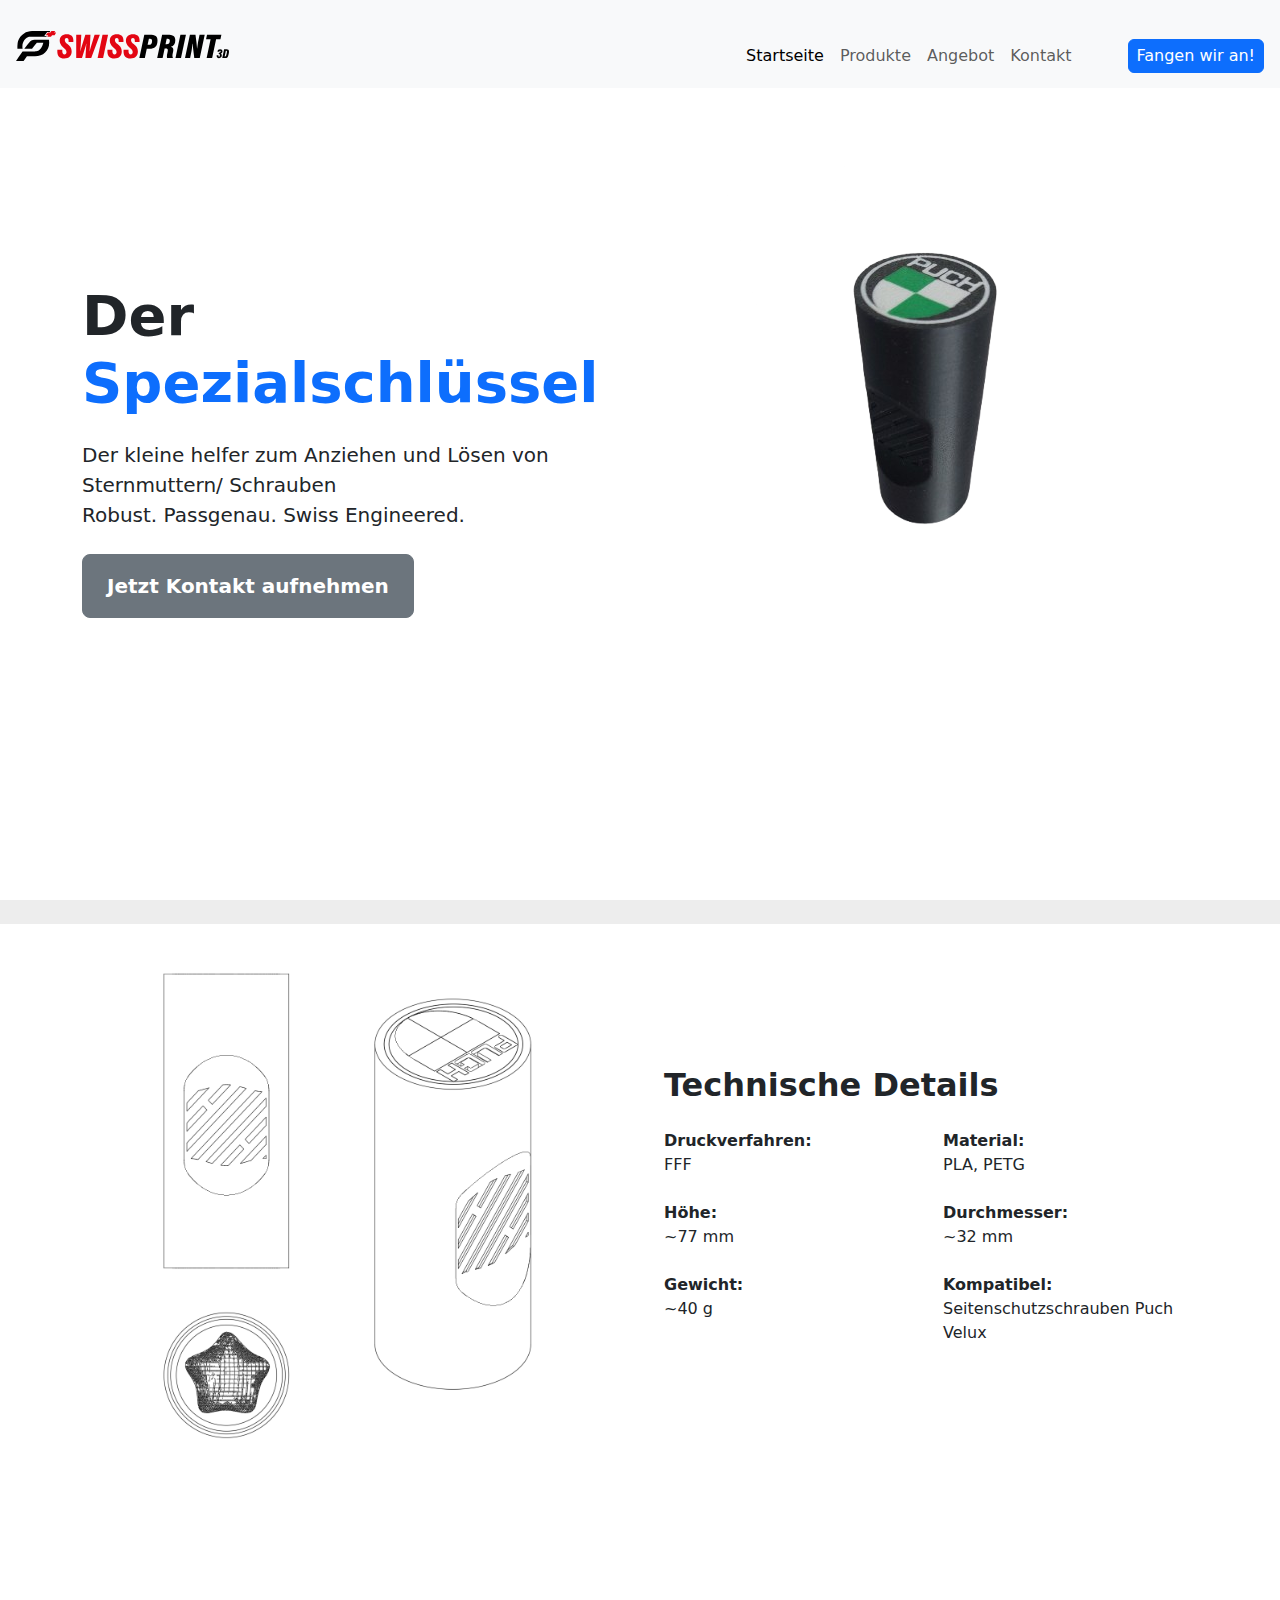
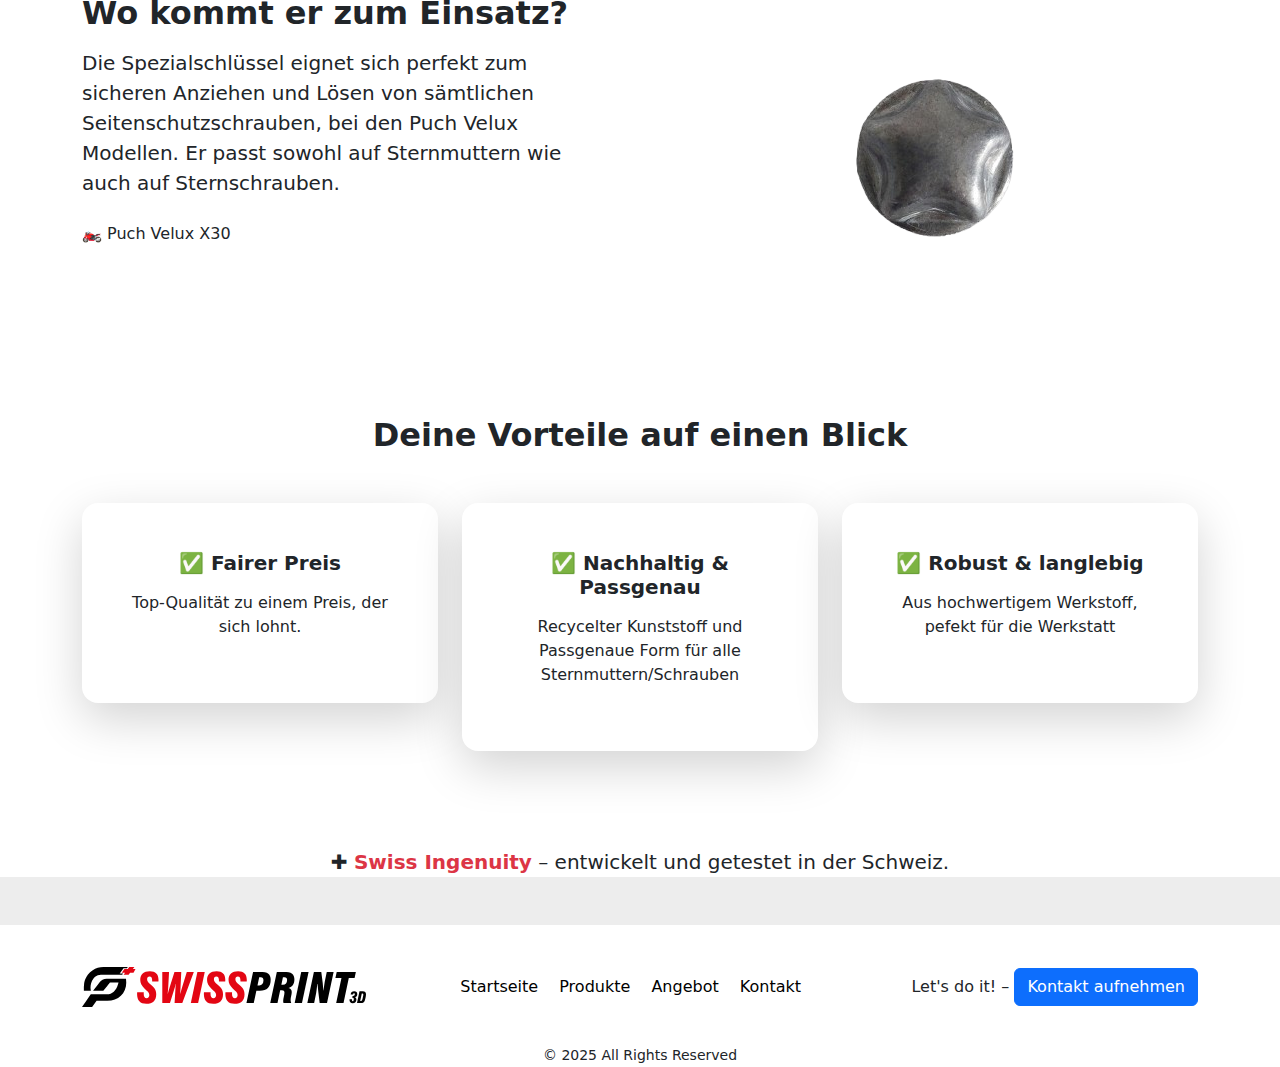
<file: produkte/spezialschlüssel.html>
<!doctype html>
<html lang="en">
  <head>
    <meta charset="utf-8">
    <meta name="viewport" content="width=device-width, initial-scale=1">
    <title>SuissePrint</title>
    <link rel="icon" type="image/x-icon" href="../Bilder/v3-logo_v1-symbol.svg">


    <link rel="stylesheet" href="../styles.css">
    <link href="https://cdn.jsdelivr.net/npm/bootstrap@5.3.3/dist/css/bootstrap.min.css" rel="stylesheet" integrity="sha384-QWTKZyjpPEjISv5WaRU9OFeRpok6YctnYmDr5pNlyT2bRjXh0JMhjY6hW+ALEwIH" crossorigin="anonymous">
    <link rel="stylesheet" href="https://cdnjs.cloudflare.com/ajax/libs/font-awesome/6.0.0/css/all.min.css">
    <link href="https://fonts.googleapis.com/css2?family=Poppins:wght@300;400;600&display=swap" rel="stylesheet">
    <script src="https://cdn.jsdelivr.net/npm/bootstrap@5.3.3/dist/js/bootstrap.bundle.min.js" integrity="sha384-YvpcrYf0tY3lHB60NNkmXc5s9fDVZLESaAA55NDzOxhy9GkcIdslK1eN7N6jIeHz" crossorigin="anonymous"></script>

</head>
  <body class="produkte_alle">

    <header>
        <nav id="nav" class="navbar navbar-expand-lg bg-body-tertiary bg-light ">
            <div class="container-fluid m-1">
                <!-- Logo -->
                <a class="navbar-brand" href="../index.html">
                    <img src="../Bilder/logo1-schwarz.svg" alt="Logo" width="auto" height="30" class="d-inline-block align-text-top">
                </a>
                <!---Button für mobile Ansicht -->
                <button class="navbar-toggler" type="button" data-bs-toggle="collapse" data-bs-target="#navbarNav" aria-controls="navbarNav" aria-expanded="false" aria-label="Toggle navigation">
                    <span class="navbar-toggler-icon "></span>
                </button>
                <!-- Navigationsmenü -->
                <div class="collapse navbar-collapse text-center justify-content-end mt-4" id="navbarNav">
                    <ul class="navbar-nav">
                        <li class="nav-item">
                            <a class="nav-link active" aria-current="page" href="../index.html">Startseite</a>
                        </li>
                        <li class="nav-item">
                            <a class="nav-link" href="../produkte.html">Produkte</a>
                        </li>
                        <li class="nav-item">
                            <a class="nav-link" href="../bald.html">Angebot</a>
                        </li>
                        <li class="nav-item">
                            <a class="nav-link" href="../index.html#kontakt_scroll">Kontakt</a>
                        </li>
                    </ul>
                        <a href="../index.html#kontakt_scroll">
                            <button type="button" class="btn btn-primary ms-lg-5 mt-lg-0 mt-3" 
                            style="--bs-btn-padding-y: .25rem; --bs-btn-padding-x: .5rem; --bs-btn-font-size: 1rem;">
                            Fangen wir an!
                            </button>
                        </a>
                </div>
            </div>
        </nav>
    </header>

    <!-- nav ende  -->

    <main>
        <!-- Hero-Bereich Produktpräsentation -->
        <section class="vh-100 d-flex align-items-center bg-white py-5">
            <div class="container">
            <div class="row align-items-center g-5">
                <div class="col-lg-6 order-lg-1 order-2 text-center text-lg-start">
                  <h1 class="display-4 fw-bold mb-4">
                    Der <span class="text-primary" id="special-key">Spezialschlüssel</span>
                  </h1>
                  <style>
                    @media (max-width: 991px) {
                      #special-key {
                        margin-top: 30%!important;
                        display: none;
                      }
                    }
                  </style>
                <p class="lead mb-4">
                    Der kleine helfer zum Anziehen und Lösen von Sternmuttern/ Schrauben<br>
                    Robust. Passgenau. Swiss Engineered.
                </p>
                <a href="../index.html#kontakt_scroll" class="btn btn-secondary btn-lg px-4 py-3"><strong>Jetzt Kontakt aufnehmen</strong></a>
                </div>
                <div class="col-lg-6 order-lg-2 order-1 text-center">
                <img src="../Bilder/spezialschlüssel1.png" class="img-fluid-hero1" alt="Schlauchmanschette" style="max-width: 100%; height: auto; margin: 0 auto;">
                </div>
            </div>
            </div>
        </section>
      
        <!-- Technische Daten modern und offen -->
        <section class="py-6 bg-white" >
          <div class="container">
            <div class="row align-items-center g-5 mt-4">
              <div class="col-md-6 text-center">
                <img src="../Bilder/Spezialschlüssel_techn.png" style="width: 75%;" class="img-fluid" alt="Technische Zeichnung">
              </div>
              <div class="col-md-6">
                <h2 class="fw-bold mb-4">Technische Details</h2>
                <div class="row g-4">
                  <div class="col-6"><strong>Druckverfahren:</strong><br>FFF</div>
                  <div class="col-6"><strong>Material:</strong><br>PLA, PETG</div>
                  <div class="col-6"><strong>Höhe:</strong><br>~77 mm</div>
                  <div class="col-6"><strong>Durchmesser:</strong><br>~32 mm</div>
                  <div class="col-6"><strong>Gewicht:</strong><br>~40 g</div>
                  <div class="col-6"><strong>Kompatibel:</strong><br>Seitenschutzschrauben Puch Velux</div>
                </div>
              </div>
            </div>
          </div>
        </section>
      
        <!-- Einsatzbereiche -->
        <section class="py-6 bg-white">
          <div class="container">
            <div class="row align-items-center g-5">
              <div class="col-md-6">
                <h2 class="fw-bold mb-3">Wo kommt er zum Einsatz?</h2>
                <p class="lead">
                  Die Spezialschlüssel eignet sich perfekt zum sicheren Anziehen und Lösen von sämtlichen Seitenschutzschrauben, bei den Puch Velux Modellen. Er passt sowohl auf Sternmuttern wie auch auf Sternschrauben.
                </p>
                <ul class="list-unstyled mt-4">

                  <li>🏍️ Puch Velux X30</li>
                </ul>
              </div>
              <div class="col-md-6 text-center">
                <img src="../Bilder/sternschraube_transparent.png" class="img-fluid rounded" alt="Einsatz">
              </div>
            </div>
          </div>
        </section>
      
        <!-- Vorteile modern gestylt -->
        <section class="py-6 bg-white">
          <div class="container">
            <h2 class="text-center fw-bold mb-5">Deine Vorteile auf einen Blick</h2>
            <div class="row justify-content-center">
              <!-- Card 1 -->
              <div class="col-md-4 col-sm-6 mb-5">
                <div class="card shadow-lg border-0 rounded-4">
                  <div class="card-body text-center p-5">
                    <h5 class="fw-bold mb-3">✅ Fairer Preis</h5>
                    <p>Top-Qualität zu einem Preis, der sich lohnt.</p>
                  </div>
                </div>
              </div>
      
              <!-- Card 2 -->
              <div class="col-md-4 col-sm-6 mb-5">
                <div class="card shadow-lg border-0 rounded-4">
                  <div class="card-body text-center p-5">
                    <h5 class="fw-bold mb-3">✅ Nachhaltig & Passgenau</h5>
                    <p>Recycelter Kunststoff und Passgenaue Form für alle Sternmuttern/Schrauben</p>
                  </div>
                </div>
              </div>
      
              <!-- Card 3 -->
              <div class="col-md-4 col-sm-6 mb-5">
                <div class="card shadow-lg border-0 rounded-4">
                  <div class="card-body text-center p-5">
                    <h5 class="fw-bold mb-3">✅ Robust & langlebig</h5>
                    <p>Aus hochwertigem Werkstoff, pefekt für die Werkstatt</p>
                  </div>
                </div>
              </div>
            </div>
      
            <!-- Swiss Ingenuity Hinweis -->
            <div class="text-center mt-5 mb-5">
              <p class="fs-5">✚ <span class="fw-bold text-danger">Swiss Ingenuity</span> – entwickelt und getestet in der Schweiz.</p>
            </div>
          </div>
        </section>
      
      </main>
</div>

    <div class="footer">
        <footer class="footer text-center">
            <div class="container d-flex justify-content-between align-items-center">
                <img src="../Bilder/logo1-schwarz.svg" alt="Logo" class="footer-logo">
                <nav>
                    <a href="../index.html" class="me-3">Startseite</a>
                    <a href="../produkte.html" class="me-3">Produkte</a>
                    <a href="../bald.html" class="me-3">Angebot</a>
                    <a href="../index.html#kontakt_scroll" class="me-3">Kontakt</a>
                </nav>
                <div>
                    <span>Let's do it! –</span>
                    <a href="../index.html#kontakt_scroll" class="btn btn-primary text-white" style="text-decoration: none;">Kontakt aufnehmen</a>
                </div>
            </div>
            <div class="text-center mt-3">
                <div  id="copyright"><small>&copy; 2025 All Rights Reserved</small></div>
            </div>
        </footer>
    </div>
    <script src="../script.js"></script>
</body>
</html>
</file>
<file: styles.css>
html, body {
    font-family: 'Poppins', sans-serif;
    margin: 0;
    padding: 0;
    height: 100%;  /* Stellt sicher, dass der Body die gesamte Höhe einnimmt */
    overflow-x: hidden; /* Verhindert horizontales Scrollen */
    -ms-overflow-style: none;  /* IE und Edge */
    scrollbar-width: none;  /* Firefox */
    overflow-y: auto; /* Erlaubt Scrollen */
    height: auto;
}

body::-webkit-scrollbar {
    display: none;
}

#nav {
    position: fixed;
    top: 0;
    left: 0;
    width: 100%;
    transition: top 0.3s ease-in-out; /* Sanfte Bewegung */
    z-index: 9999; /* Stellt sicher, dass die Navbar immer im Vordergrund bleibt */
}


/* Snap-Scrolling konfigurieren */
body {
    scroll-snap-type: y proximity;
    scroll-behavior: smooth;
    scroll-padding-top: 30px; /* Puffer oben für das erste Element */
    background-color: #ededed!important;
}

/* Sektionen mit Scroll-Snap konfigurieren */
.start, .vorstellung {
    scroll-snap-align: start;
    height: 100vh;
    background-size: cover;
    background-position: center;
    color: white;
}

/* Hintergrundbilder */
.start {
    background: linear-gradient(rgba(0, 0, 0, 0.3), rgba(0, 0, 0, 0.3)), 
    url('Bilder/Background_start.jpg');
    background-position: center;
    background-size: cover;
}

/* scroll */
    /* todo */
/* scroll */

.vorstellung {
    background-image: url('Bilder/Background_vorstellung.jpg');
    background-position: center;
    background-size: cover;
}

/* Startseite Layout */
.start {
    display: flex;
    flex-direction: column;
    justify-content: flex-start;
    align-items: flex-start;
    padding-left: 5%;
    padding-top: 25vh;
    gap: 20px;
}

.start button {
    width: 15vw;
    margin-top: 20px;
}

@media (max-width: 1100px) {
    .start button {
        width: 25vw;
    }
}

@media (max-width: 660px) {
    .start button {
        width: 44vw;
    }
}


#text_start {
    font-size: 4rem;
    font-weight: bold;
    margin: 0;
}

@media (max-width: 350px) {
    #h1text_start {
        font-size: 3.5rem;
        margin-bottom: 20px;
    }
}

#h2text_start {
    font-size: 1.5rem;
    margin: 0;
}


/* Card Design */
.cards {
    position: relative;
    margin-top: 8%;
    display: flex;
    align-items: center;
    justify-content: space-evenly;
    width: 100%;
    gap: 15px;
}

.glass {
    position: relative; /* Wichtig für absolutes Positionieren des Overlays */
    height: 125px;
    width: 350px;
    background: rgba(255, 255, 255, .1);
    box-shadow: 0 25px 25px 45px rgba(0, 0, 0, .2);
    border-radius: 30px;
    border: 1.5px solid rgba(255, 255, 255, .5);
    border-right: 2px solid rgba(255, 255, 255, .2);
    border-bottom: 2px solid rgba(255, 255, 255, .2);
    backdrop-filter: blur(10px);
    display: flex;
    flex-direction: column;
    align-items: center;
    justify-content: center;
    text-align: center;
    gap: 15px;
    overflow: hidden; /* Verhindert, dass das Gradient außerhalb ragt */
    flex-wrap: nowrap;
}

/* Gradient als Overlay */
.gradient {
    position: absolute;
    top: 0;
    left: 0;
    width: 100%;
    height: 100%;
    background: linear-gradient(0deg, rgba(160, 157, 157, 0.8), transparent);
    opacity: 0;
    transition: opacity 0.5s ease-in-out, transform 0.5s ease-in-out;
    transform: scale(1) ;
    overflow: visible;
    border-radius: 30px; /* Rundungen beibehalten */
}

/* Animation beim Hover */
.glass:hover .gradient {
    opacity: 0.5;
    transform: scale(1.5);
}

.glass i {
    font-size: 35px; /* Icon-Größe */
    color: rgb(225, 220, 220); /* Falls dunkler Hintergrund */
}

.glass p {
    font-size: 18px;
    font-weight: bold;
    color: white; /* Falls heller Hintergrund */
}

 @media (max-width: 768px) {
    .cards {
        display: none;
    }
}


/* v  vorstellung  v */

.glow_text {
    position: relative;
    left: 73%;
    top: -10%;
    font-size: clamp(13px, 2vw, 16px);
}

.glow {
    position: relative;
    left: 80%;
    top: 10%;

    width: 250px;
    height: 270px;
    background-color: rgba(255, 255, 255, 0.098); /* Heller Kreis */
    border-radius: 90%;
    filter: blur(40px); /* Weicher Effekt */
    box-shadow: 0 0 100px rgba(255, 255, 255, 0.073); /* Extra Glow */

    animation: float 5s ease-in-out infinite; /* Animation anwenden */
}


@keyframes float {
    0% {
        transform: translateX(-50%) translateY(0); /* Anfangszustand */
    }
    50% {
        transform: translateX(-50%) translateY(-40px); /* Bewegung nach oben */
    }
    100% {
        transform: translateX(-50%) translateY(0); /* Zurück zum Anfang */
    }
}


/* Position der linken Checkliste */
.text_vorstellung {
    margin-left: 7%;
    margin-top: 10%;
    font-size: clamp(13px, 2vw, 18px);
}

@media (max-width: 950px) {
    .glow_text{
        left: 60%;
    }
    .glow{
        left: 72%;
    }
}

@media (max-width: 700px) {
    .glow_text{
        left: 60%;
    }
    .glow{
        left: 72%;
    }

    .text_vorstellung{
        margin-top: 35%;
    }
}

@media (max-width: 500px) {
    .glow_text{
        left: 30%;
        top: -25%;
    }
    .glow{
        left: 55%;
        top: 0%;
    }

    .text_vorstellung{
        margin-top: 55%;
        text-align: center;
    }
}



/* v  produkte  v */

.titel_produkte{
    max-width: fit-content;
    margin-left: auto;
    margin-right: auto;
    font-size: clamp(17px, 4vw, 30px);
    margin-top: 10%;
}

 @media (max-width: 500px) {
 .titel_produkte{
    margin-top: 15%;
    
 }
}

 /* v   text scroll  v */

.text-scroll-container {
    width: 100%;
    overflow: hidden; /* Keine Scrollbalken */
    white-space: nowrap; /* Kein automatischer Umbruch */
    display: flex;
    flex-direction: column;
    gap: 10px; /* Abstand zwischen den Zeilen */
    font-size: clamp(14px, 1.3vw, 20px); /* Automatische Schriftgrößen-Anpassung */
    font-weight: bold;
    color: #888; /* Grauer Text */
    opacity: 0.7;
    filter: blur(.25px); /* Leicht verschwommener Effekt */
    margin-top: 5%;

}

/* Gemeinsame Einstellungen für alle Zeilen */
.text-row {
    display: flex;
    white-space: nowrap;
    animation-timing-function: linear;
    will-change: transform;
}

/* Erste Zeile: Sehr langsam */
.text-row-1 {
    animation: scroll-text 40s linear infinite;
}

/* Zweite Zeile: Mittel langsam, in die andere Richtung */
.text-row-2 {
    animation: scroll-text-reverse 50s linear infinite;
}

/* Dritte Zeile: Etwas schneller */
.text-row-3 {
    animation: scroll-text 45s linear infinite;
}

/* Keyframes für die Bewegung (links nach rechts) */
@keyframes scroll-text {
    from {
        transform: translateX(0);
    }
    to {
        transform: translateX(-50%);
    }
}

/* Keyframes für die umgekehrte Bewegung (rechts nach links) */
@keyframes scroll-text-reverse {
    from {
        transform: translateX(-50%);
    }
    to {
        transform: translateX(0);
    }
}
/* ende text scroll */

/* cards */
.carousel{
    margin-top: 5%!important;
}

#carouselDemo {
    object-fit: cover; /* sorgt dafür, dass das Bild den Container ausfüllt */
}

.carousel-inner img {
    height: 60vh;
    object-fit: cover; /* sorgt dafür, dass das Bild den Container richtig ausfüllt */
}


.all-products-btn {
    position: absolute;
    bottom: 10px;
    right: 10px;
    background-color: rgba(134, 136, 139, 0.8);
    border: none;
    padding: 8px 16px;
    font-size: 14px;
    border-radius: 5px;
}

@media (max-width: 800px) {
    .all-products-btn {
        position: static;
        bottom: -400px;
        right: -10px!important;
        margin-top: 5px;
    }
    .beschreibung_carousel{
        display: none;
    }
}



.all-products-btn:hover {
    background-color: rgba(0, 123, 255, 1);
}
/* cards */


/* kontakt */
.kontakt{
    
    padding-bottom: 13%;
}
.kontakt h2 {
    padding-top: 13%; /* Abstand nach unten vergrößern */
}
.no-underline {
    text-decoration: none !important; /* Entfernt den Unterstrich */
    color: rgb(84, 83, 83) !important; /* Ändert die Farbe auf Schwarz */
}

.no-underline:hover {
    color: rgb(0, 0, 0) !important; /* Optional: Farbe beim Hover ändern */
}
.form-control:focus {
    border-color: #007bff; /* Blaue Umrandung beim Fokus */
    box-shadow: 0 0 5px rgba(0, 123, 255, 0.5);
}
/* ende kontakt */


/* footer */
.footer {
    background-color: white;
    border-top: 1px solid white;
    margin-top: 40px;
}


.footer-logo {
    height: 40px;
}
.footer a {
    color: black;
    text-decoration: none;
}
.footer a:hover {
    text-decoration: underline;
}
#copyright{
    padding-top:20px;
}

/* responsive footer */
@media (max-width: 770px) {
    .footer .container {
        flex-direction: column;
        text-align: center;
        gap: 20px; /* Abstand zwischen den Elementen */
    }

    .footer nav {
        display: flex;
        flex-direction: column;
        gap: 10px; /* Abstand zwischen Links */
        margin-top: 20px;
    }

    .footer .btn {
        margin-top: 20px!important;
        margin-bottom: 25px;
    }
}

/* ende footer */
</file>
